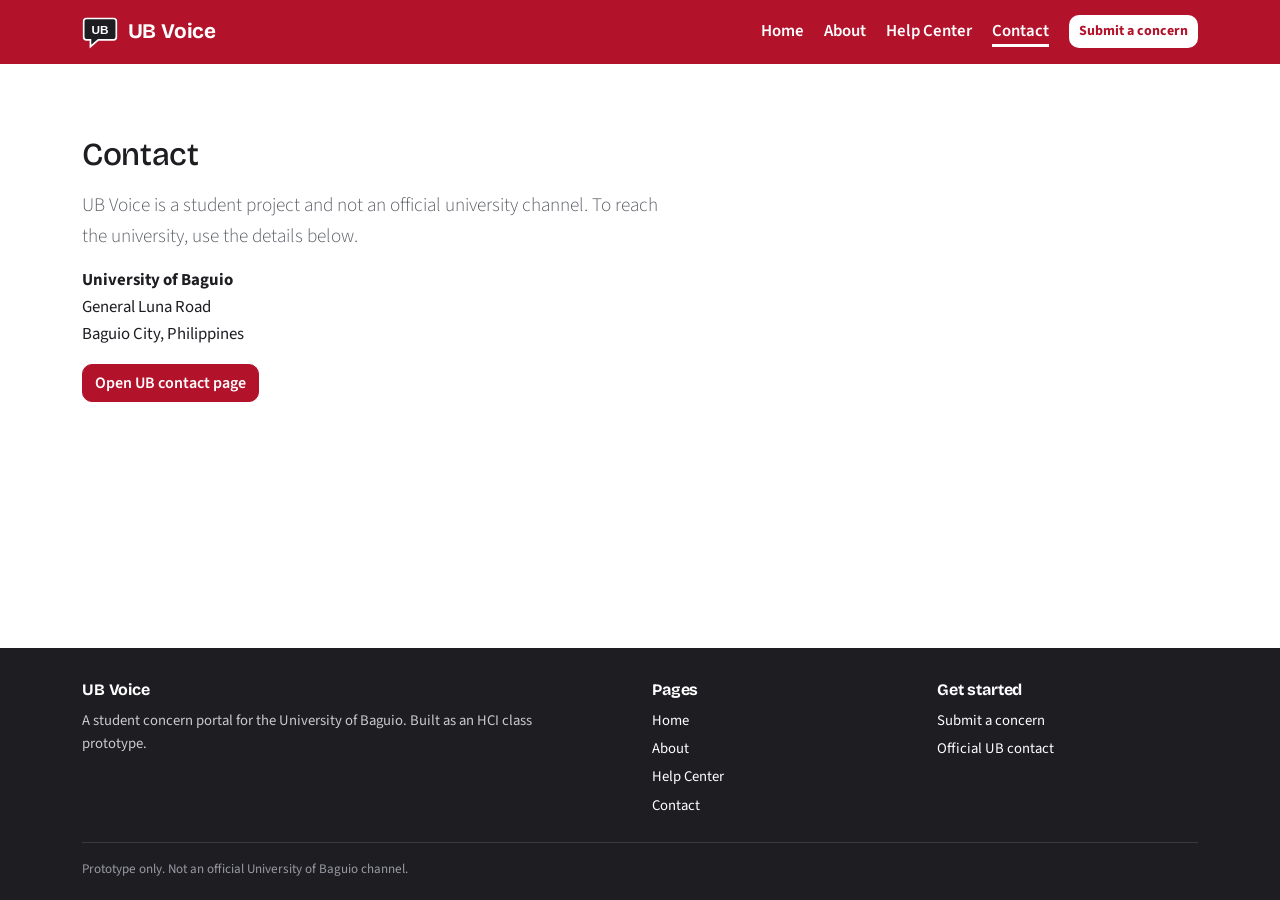
<file: contact.html>
<!DOCTYPE html><html lang="en"><head><meta charset="UTF-8"><meta name="viewport" content="width=device-width, initial-scale=1">
<link rel="icon" href="img/logo.svg">
<link href="https://cdn.jsdelivr.net/npm/bootstrap@5.3.3/dist/css/bootstrap.min.css" rel="stylesheet">
<link href="https://cdn.jsdelivr.net/npm/bootstrap-icons@1.11.3/font/bootstrap-icons.min.css" rel="stylesheet">
<link href="https://fonts.googleapis.com/css2?family=Bricolage+Grotesque:wght@600;700;800&family=Source+Sans+3:wght@400;600&display=swap" rel="stylesheet">
<link rel="stylesheet" href="css/style.css">
<title>Contact | UB Voice</title></head>
<body><a class="skip-link" href="#main">Skip to main content</a>
<header class="site" id="site-header"></header>
<main id="main"><section class="screen"><div class="container-lg"><div class="row"><div class="col-md-7">
<h1 class="h2 mb-3">Contact</h1>
<p class="lead">UB Voice is a student project and not an official university channel. To reach the university, use the details below.</p>
<address class="mb-3"><strong>University of Baguio</strong><br>General Luna Road<br>Baguio City, Philippines</address>
<a class="btn btn-red" href="https://ubaguio.edu/contact-us/" target="_blank" rel="noopener">Open UB contact page</a>
</div></div></div></section></main>
<footer class="site" id="site-footer"></footer>
<script src="https://cdn.jsdelivr.net/npm/bootstrap@5.3.3/dist/js/bootstrap.bundle.min.js"></script>
<script src="js/main.js"></script></body></html>
</file>
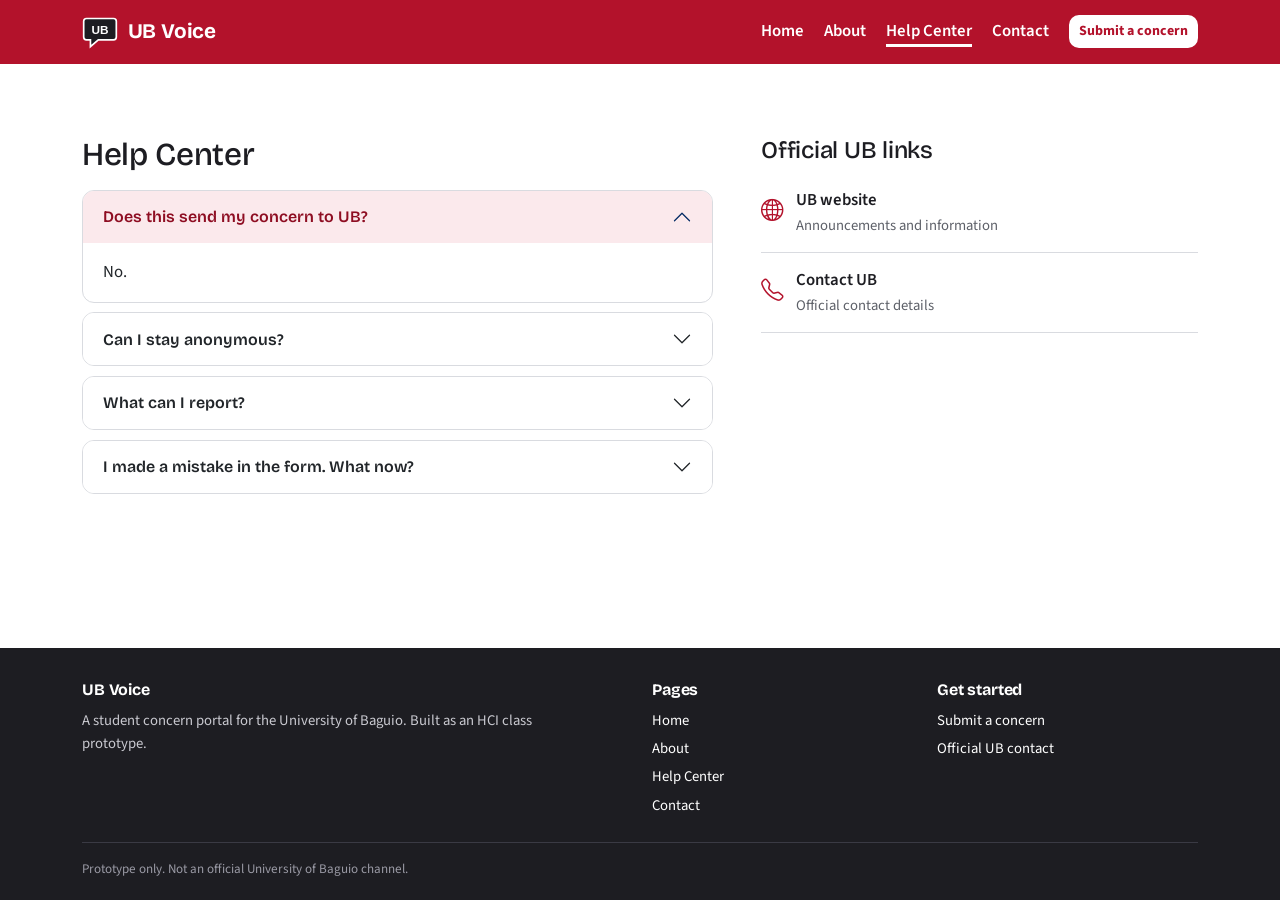
<file: help.html>
<!DOCTYPE html><html lang="en"><head><meta charset="UTF-8"><meta name="viewport" content="width=device-width, initial-scale=1">
<link rel="icon" href="img/logo.svg">
<link href="https://cdn.jsdelivr.net/npm/bootstrap@5.3.3/dist/css/bootstrap.min.css" rel="stylesheet">
<link href="https://cdn.jsdelivr.net/npm/bootstrap-icons@1.11.3/font/bootstrap-icons.min.css" rel="stylesheet">
<link href="https://fonts.googleapis.com/css2?family=Bricolage+Grotesque:wght@600;700;800&family=Source+Sans+3:wght@400;600&display=swap" rel="stylesheet">
<link rel="stylesheet" href="css/style.css">
<title>Help Center | UB Voice</title></head>
<body><a class="skip-link" href="#main">Skip to main content</a>
<header class="site" id="site-header"></header>
<main id="main"><section class="screen"><div class="container-lg"><div class="row g-5">
<div class="col-md-7">
<h1 class="h2 mb-3">Help Center</h1>
<div class="accordion" id="faq">
<div class="accordion-item"><h2 class="accordion-header"><button class="accordion-button" data-bs-toggle="collapse" data-bs-target="#f1" aria-expanded="true">Does this send my concern to UB?</button></h2><div id="f1" class="accordion-collapse collapse show" data-bs-parent="#faq"><div class="accordion-body">No. </div></div></div>
<div class="accordion-item"><h2 class="accordion-header"><button class="accordion-button collapsed" data-bs-toggle="collapse" data-bs-target="#f2" aria-expanded="false">Can I stay anonymous?</button></h2><div id="f2" class="accordion-collapse collapse" data-bs-parent="#faq"><div class="accordion-body">Yes. Tick "Don't show my name" on the form and the name field is cleared.</div></div></div>
<div class="accordion-item"><h2 class="accordion-header"><button class="accordion-button collapsed" data-bs-toggle="collapse" data-bs-target="#f3" aria-expanded="false">What can I report?</button></h2><div id="f3" class="accordion-collapse collapse" data-bs-parent="#faq"><div class="accordion-body">Problems with facilities or services, academic concerns, or ideas that would improve campus life.</div></div></div>
<div class="accordion-item"><h2 class="accordion-header"><button class="accordion-button collapsed" data-bs-toggle="collapse" data-bs-target="#f4" aria-expanded="false">I made a mistake in the form. What now?</button></h2><div id="f4" class="accordion-collapse collapse" data-bs-parent="#faq"><div class="accordion-body">Errors appear under the field as you type. You also get a summary to review before submitting, and you can go back and edit.</div></div></div>
</div></div>
<div class="col-md-5"><h2 class="h4 mb-2">Official UB links</h2><div class="links">
<a href="https://ubaguio.edu/" target="_blank" rel="noopener"><i class="bi bi-globe2"></i><span>UB website<small>Announcements and information</small></span></a>
<a href="https://ubaguio.edu/contact-us/" target="_blank" rel="noopener"><i class="bi bi-telephone"></i><span>Contact UB<small>Official contact details</small></span></a>
</div></div>
</div></div></section></main>
<footer class="site" id="site-footer"></footer>
<script src="https://cdn.jsdelivr.net/npm/bootstrap@5.3.3/dist/js/bootstrap.bundle.min.js"></script>
<script src="js/main.js"></script></body></html>
</file>
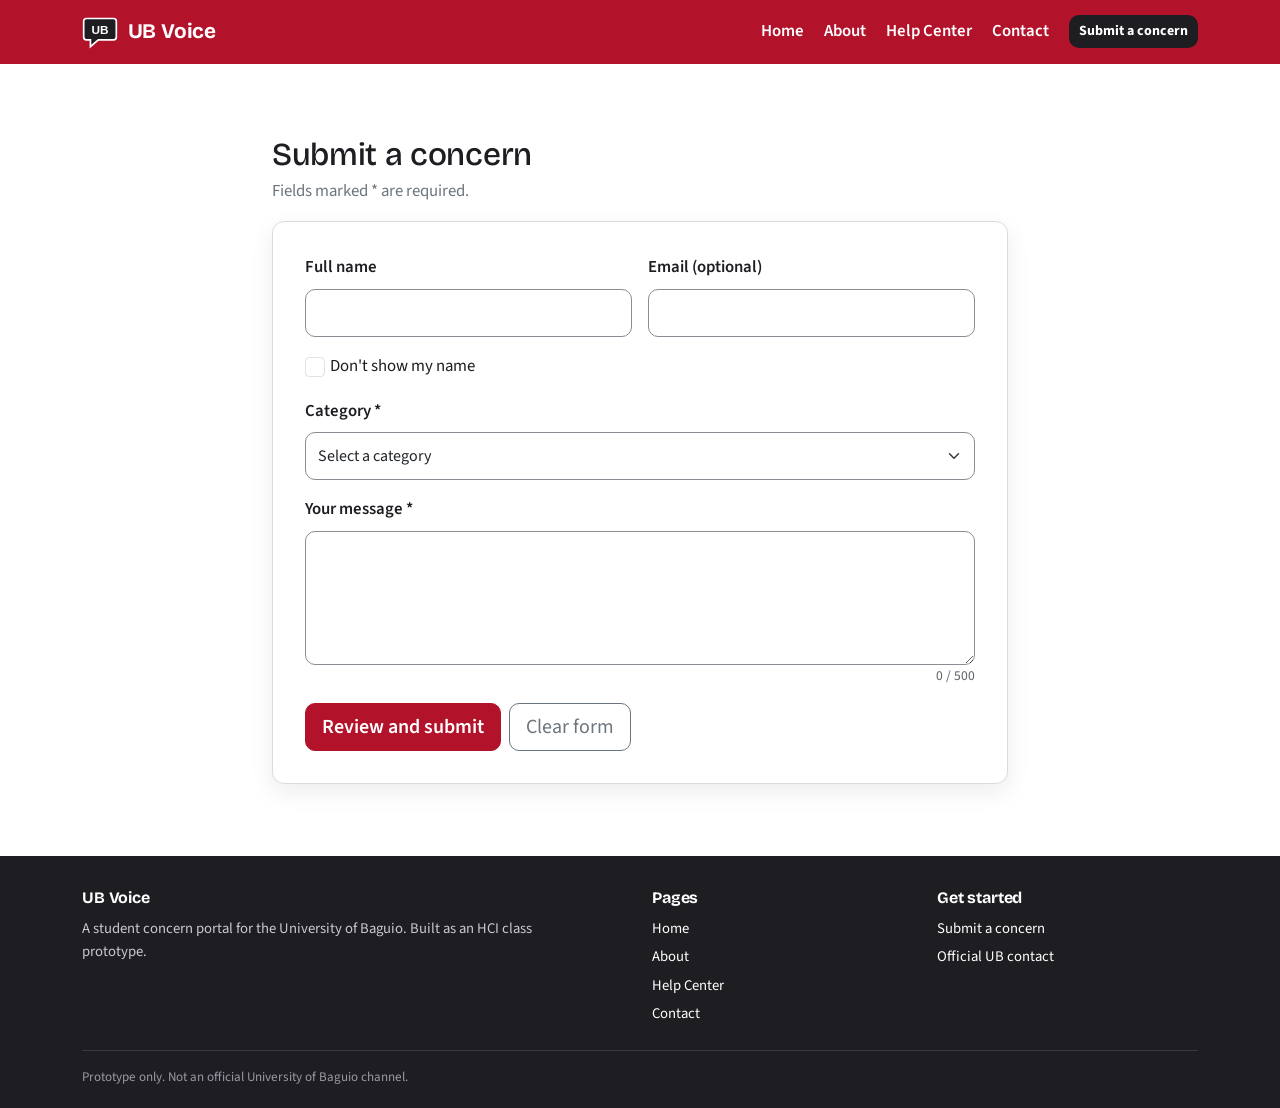
<file: submit.html>
<!DOCTYPE html><html lang="en"><head><meta charset="UTF-8"><meta name="viewport" content="width=device-width, initial-scale=1">
<link rel="icon" href="img/logo.svg">
<link href="https://cdn.jsdelivr.net/npm/bootstrap@5.3.3/dist/css/bootstrap.min.css" rel="stylesheet">
<link href="https://cdn.jsdelivr.net/npm/bootstrap-icons@1.11.3/font/bootstrap-icons.min.css" rel="stylesheet">
<link href="https://fonts.googleapis.com/css2?family=Bricolage+Grotesque:wght@600;700;800&family=Source+Sans+3:wght@400;600&display=swap" rel="stylesheet">
<link rel="stylesheet" href="css/style.css">
<title>Submit a concern | UB Voice</title></head>
<body><a class="skip-link" href="#main">Skip to main content</a>
<header class="site" id="site-header"></header>
<main id="main"><section class="screen"><div class="container-lg"><div class="row justify-content-center"><div class="col-lg-8">
<h1 class="h2 mb-1">Submit a concern</h1>
<p class="text-secondary">Fields marked * are required. </p>
<div id="formAlert" role="status" tabindex="-1"></div>
<div class="form-card"><form id="concernForm" novalidate>
<div class="row g-3">
<div class="col-md-6"><label class="form-label" for="name">Full name</label><input class="form-control" id="name" autocomplete="name"></div>
<div class="col-md-6"><label class="form-label" for="email">Email (optional)</label><input class="form-control" id="email" type="email" autocomplete="email" aria-describedby="emailErr"><div class="invalid-feedback" id="emailErr"></div></div>
<div class="col-12"><div class="form-check"><input class="form-check-input" type="checkbox" id="anonymous"><label class="form-check-label" for="anonymous">Don't show my name</label></div></div>
<div class="col-12"><label class="form-label" for="category">Category *</label>
<select class="form-select" id="category" required aria-describedby="categoryErr"><option value="">Select a category</option><option>Campus facilities</option><option>Student services</option><option>Academic concern</option><option>Suggestion</option><option>Other</option></select>
<div class="invalid-feedback" id="categoryErr"></div></div>
<div class="col-12"><label class="form-label" for="message">Your message *</label>
<textarea class="form-control" id="message" rows="5" maxlength="500" required aria-describedby="messageErr count"></textarea>
<div class="d-flex justify-content-between"><div class="invalid-feedback d-block" id="messageErr"></div><span class="count" id="count">0 / 500</span></div></div>
</div>
<div class="d-flex gap-2 mt-3 form-actions"><button class="btn btn-red btn-lg" type="submit" id="submitBtn">Review and submit</button><button class="btn btn-outline-secondary btn-lg" type="button" id="clearBtn">Clear form</button></div>
</form></div>
</div></div></div></section></main>

<div class="modal fade" id="confirmModal" tabindex="-1" aria-labelledby="confirmTitle" aria-hidden="true"><div class="modal-dialog modal-dialog-centered"><div class="modal-content">
<div class="modal-header"><h2 class="modal-title h5" id="confirmTitle">Submit this concern?</h2><button type="button" class="btn-close" data-bs-dismiss="modal" aria-label="Close"></button></div>
<div class="modal-body"><p class="mb-1"><strong id="sumCat"></strong></p><p class="mb-0 text-secondary" id="sumMsg"></p></div>
<div class="modal-footer"><button class="btn btn-outline-secondary" data-bs-dismiss="modal">Go back and edit</button><button class="btn btn-red" id="confirmSend">Submit concern</button></div>
</div></div></div>
<footer class="site" id="site-footer"></footer>
<script src="https://cdn.jsdelivr.net/npm/bootstrap@5.3.3/dist/js/bootstrap.bundle.min.js"></script>
<script src="js/main.js"></script></body></html>
</file>
<file: css/style.css>
:root{--red:#b3122b;--red-d:#8e0d22;--red-t:#fbe9ec;--ink:#1d1d22;--mute:#5d6068;--mist:#f4f5f7;--line:#d9dbe0;--gold:#f2b632;--r:12px;--shadow:0 8px 24px rgba(29,29,34,.08)}
*{box-sizing:border-box}
html{scroll-behavior:smooth;scroll-padding-top:80px}
body{margin:0;min-height:100vh;min-height:100dvh;display:flex;flex-direction:column;font-family:'Source Sans 3',system-ui,sans-serif;font-size:1.05rem;line-height:1.6;color:var(--ink);background:#fff;-webkit-text-size-adjust:100%}
main{flex:1 0 auto}
h1,h2,h3,.brand{font-family:'Bricolage Grotesque',system-ui,sans-serif;letter-spacing:-.01em}
img,video{max-width:100%}
:focus-visible{outline:3px solid #ffbf47!important;outline-offset:2px}
.skip-link{position:absolute;left:8px;top:-60px;z-index:2000;background:var(--ink);color:#fff;padding:.6rem 1rem;border-radius:6px}
.skip-link:focus{top:8px}

/* Header: sticky, scrolls with the page */
header.site{position:sticky;top:0;z-index:1030;background:var(--red);transition:box-shadow .2s}
header.site.scrolled{box-shadow:0 4px 18px rgba(0,0,0,.25)}
header .navbar{padding:.55rem 0}
.brand{display:flex;align-items:center;gap:.6rem;font-weight:700;font-size:1.3rem;color:#fff}
.brand:hover{color:#fff}
header .nav-link{color:#fff;font-weight:600;padding:.5rem .75rem}
header .nav-link:hover{text-decoration:underline;text-underline-offset:6px}
header .nav-link.active{text-decoration:underline;text-decoration-thickness:3px;text-underline-offset:8px}
.navbar-toggler{border-color:rgba(255,255,255,.6)}
.btn-cta{background:#fff;color:var(--red);font-weight:700;border:2px solid #fff}
.btn-cta:hover,.btn-cta.active{background:var(--ink);border-color:var(--ink);color:#fff}
@media(max-width:767px){#nav{padding:.5rem 0 1rem}header .nav-link{padding:.65rem 0;font-size:1.1rem}header .btn-cta{display:block;text-align:center;padding:.65rem}}

/* Footer */
footer.site{background:var(--ink);color:#c9c9d0;font-size:.92rem;padding:2rem 0 1.25rem;margin-top:auto}
footer.site a{color:#fff;text-decoration:none}
footer.site a:hover{text-decoration:underline}
footer.site h2{font-size:1rem;color:#fff;margin-bottom:.6rem}
footer.site ul{list-style:none;padding:0;margin:0}
footer.site li{margin-bottom:.3rem}
.foot-note{border-top:1px solid #3a3a44;margin-top:1.25rem;padding-top:1rem;font-size:.82rem;color:#9a9aa5}

/* Layout */
.screen{padding:clamp(2rem,6vw,4.5rem) 0;position:relative}
.alt{background:var(--mist)}
.hero{background:linear-gradient(135deg,#fff 55%,var(--red-t));padding:clamp(2.5rem,8vw,6rem) 0}
.page-head{background:var(--mist);border-bottom:1px solid var(--line);padding:2rem 0}
h1{font-size:clamp(2rem,5vw,3.3rem);font-weight:800;line-height:1.1}
h2{font-size:clamp(1.5rem,3vw,2rem);font-weight:700}
.lead{color:var(--mute);max-width:36rem;font-size:clamp(1.05rem,2vw,1.2rem)}
.badge-soft{display:inline-flex;align-items:center;gap:.4rem;background:var(--red-t);color:var(--red-d);font-weight:600;font-size:.9rem;padding:.3rem .8rem;border-radius:99px;margin-bottom:1rem}
.btn{border-radius:10px;transition:transform .15s,box-shadow .15s,background .15s}
.btn-red{background:var(--red);border-color:var(--red);color:#fff;font-weight:600}
.btn-red:hover,.btn-red:focus{background:var(--red-d);border-color:var(--red-d);color:#fff}
.btn-red:active{transform:translateY(1px)}
@media(max-width:575px){.hero .btn{display:block;width:100%;margin:0 0 .6rem!important}}

/* Media */
.photo{margin:0;border-radius:var(--r);overflow:hidden;aspect-ratio:4/3;box-shadow:var(--shadow);background:#e6e9ee url(../img/ubseal.png) center/42% no-repeat}
.photo img{width:100%;height:100%;object-fit:cover;display:block}
.photo-sm{aspect-ratio:1/1}
video,audio{width:100%;border-radius:var(--r)}
video{background:#000;aspect-ratio:16/9;box-shadow:var(--shadow)}

/* Cards */
.feature{height:100%;background:#fff;border:1px solid var(--line);border-radius:var(--r);padding:1.4rem;transition:transform .2s,box-shadow .2s,border-color .2s}
.feature:hover{transform:translateY(-3px);box-shadow:var(--shadow);border-color:var(--red)}
.feature i{display:inline-grid;place-items:center;width:46px;height:46px;border-radius:10px;background:var(--red-t);color:var(--red);font-size:1.4rem;margin-bottom:.8rem}
.feature h3{font-size:1.15rem;margin-bottom:.3rem}
.feature p{margin:0;color:var(--mute)}
.stat{text-align:center;padding:.5rem}
.stat strong{display:block;font-family:'Bricolage Grotesque',sans-serif;font-size:1.8rem;color:var(--red)}
.stat span{color:var(--mute);font-size:.95rem}
.cta-band{background:var(--red);color:#fff;border-radius:var(--r);padding:clamp(1.5rem,4vw,2.5rem)}
.cta-band h2{color:#fff}

.steps{list-style:none;counter-reset:s;padding:0}
.steps li{counter-increment:s;position:relative;padding:0 0 1.1rem 3.2rem}
.steps li::before{content:counter(s);position:absolute;left:0;top:0;width:2.3rem;height:2.3rem;border-radius:50%;background:var(--red);color:#fff;font-weight:700;display:grid;place-items:center}
.steps strong{display:block}

/* Form */
.form-card{background:#fff;border:1px solid var(--line);border-radius:var(--r);padding:clamp(1.1rem,4vw,2rem);box-shadow:var(--shadow)}
.form-label{font-weight:600}
.form-control,.form-select{border-color:#8a8d94;min-height:48px;font-size:1rem;border-radius:10px}
.form-control:focus,.form-select:focus{border-color:var(--red);box-shadow:0 0 0 3px rgba(179,18,43,.18)}
.form-check-input{width:1.2em;height:1.2em}
.form-check-input:checked{background-color:var(--red);border-color:var(--red)}
.count{font-size:.85rem;color:var(--mute);white-space:nowrap}
.count.warn{color:var(--red);font-weight:600}
@media(max-width:575px){.form-actions{flex-direction:column}.form-actions .btn{width:100%}}

/* Help */
.accordion-item{border-radius:var(--r)!important;overflow:hidden;margin-bottom:.6rem;border:1px solid var(--line)!important}
.accordion-button{font-weight:600}
.accordion-button:not(.collapsed){background:var(--red-t);color:var(--red-d);box-shadow:none}
.accordion-button:focus{box-shadow:none}
.links a{display:flex;gap:.8rem;align-items:center;padding:.9rem 0;border-bottom:1px solid var(--line);color:var(--ink);text-decoration:none;font-weight:600}
.links a:hover{color:var(--red)}
.links small{display:block;font-weight:400;color:var(--mute)}
.links i{font-size:1.4rem;color:var(--red)}

/* Toast + back to top */
#toasts{position:fixed;right:1rem;bottom:1rem;z-index:2000;display:grid;gap:.5rem;max-width:calc(100vw - 2rem)}
#toTop{position:fixed;right:1rem;bottom:1rem;z-index:1040;width:46px;height:46px;border:0;border-radius:50%;background:var(--ink);color:#fff;font-size:1.2rem;box-shadow:var(--shadow);opacity:0;visibility:hidden;transition:opacity .2s}
#toTop.show{opacity:1;visibility:visible}
.reveal{opacity:0;transform:translateY(14px);transition:opacity .5s,transform .5s}
.reveal.in{opacity:1;transform:none}
@media(prefers-reduced-motion:reduce){html{scroll-behavior:auto}*{animation:none!important;transition:none!important}.reveal{opacity:1;transform:none}}
</file>
